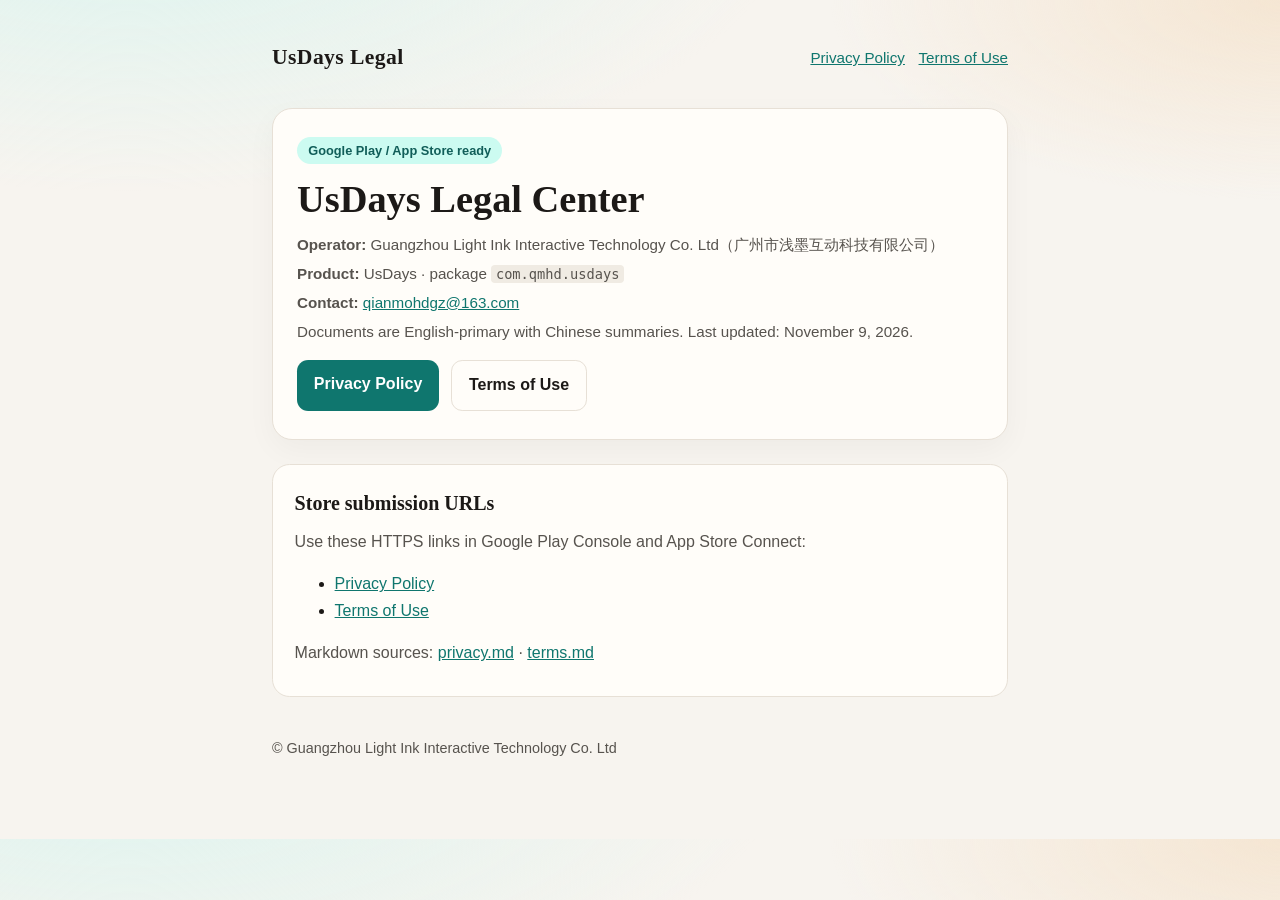
<file: index.html>
<!DOCTYPE html>
<html lang="en">
<head>
<meta charset="utf-8" />
<meta name="viewport" content="width=device-width, initial-scale=1" />
<title>UsDays Legal</title>
<meta name="description" content="Privacy Policy and Terms of Use for UsDays (com.qmhd.usdays)" />
<link rel="stylesheet" href="assets/site.css" />
</head>
<body>
<main class="wrap">
  <div class="topnav">
    <a class="brand" href="index.html">UsDays Legal</a>
    <nav class="navlinks">
      <a href="privacy.html">Privacy Policy</a>
      <a href="terms.html">Terms of Use</a>
    </nav>
  </div>
  <section class="hero">
    <div class="badge">Google Play / App Store ready</div>
    <h1>UsDays Legal Center</h1>
    <p class="meta"><strong>Operator:</strong> Guangzhou Light Ink Interactive Technology Co. Ltd（广州市浅墨互动科技有限公司）</p>
    <p class="meta"><strong>Product:</strong> UsDays · package <code>com.qmhd.usdays</code></p>
    <p class="meta"><strong>Contact:</strong> <a href="mailto:qianmohdgz@163.com">qianmohdgz@163.com</a></p>
    <p class="meta">Documents are English-primary with Chinese summaries. Last updated: November 9, 2026.</p>
    <div class="actions">
      <a class="btn" href="privacy.html">Privacy Policy</a>
      <a class="btn secondary" href="terms.html">Terms of Use</a>
    </div>
  </section>
  <section class="card">
    <h2>Store submission URLs</h2>
    <p>Use these HTTPS links in Google Play Console and App Store Connect:</p>
    <ul>
      <li><a href="privacy.html">Privacy Policy</a></li>
      <li><a href="terms.html">Terms of Use</a></li>
    </ul>
    <p>Markdown sources: <a href="privacy.md">privacy.md</a> · <a href="terms.md">terms.md</a></p>
  </section>
  <p class="footer">© Guangzhou Light Ink Interactive Technology Co. Ltd</p>
</main>
</body>
</html>
</file>
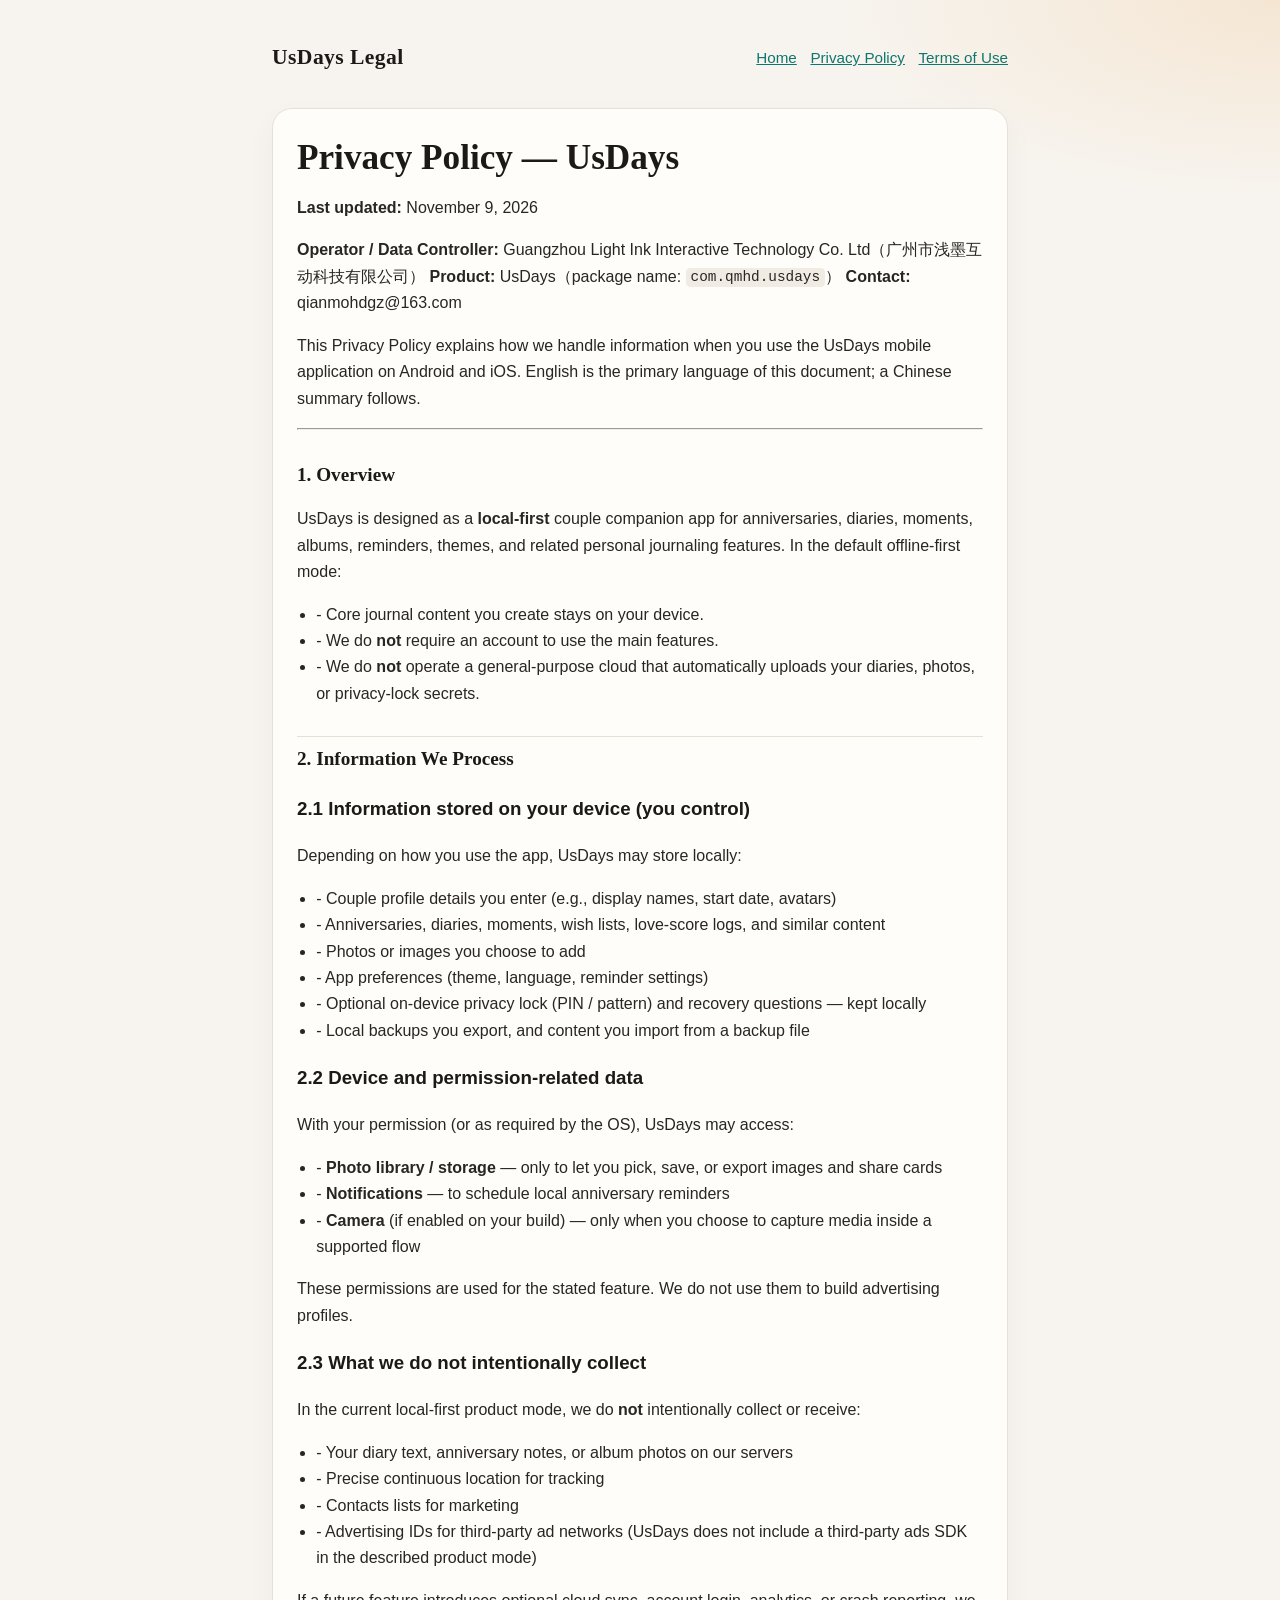
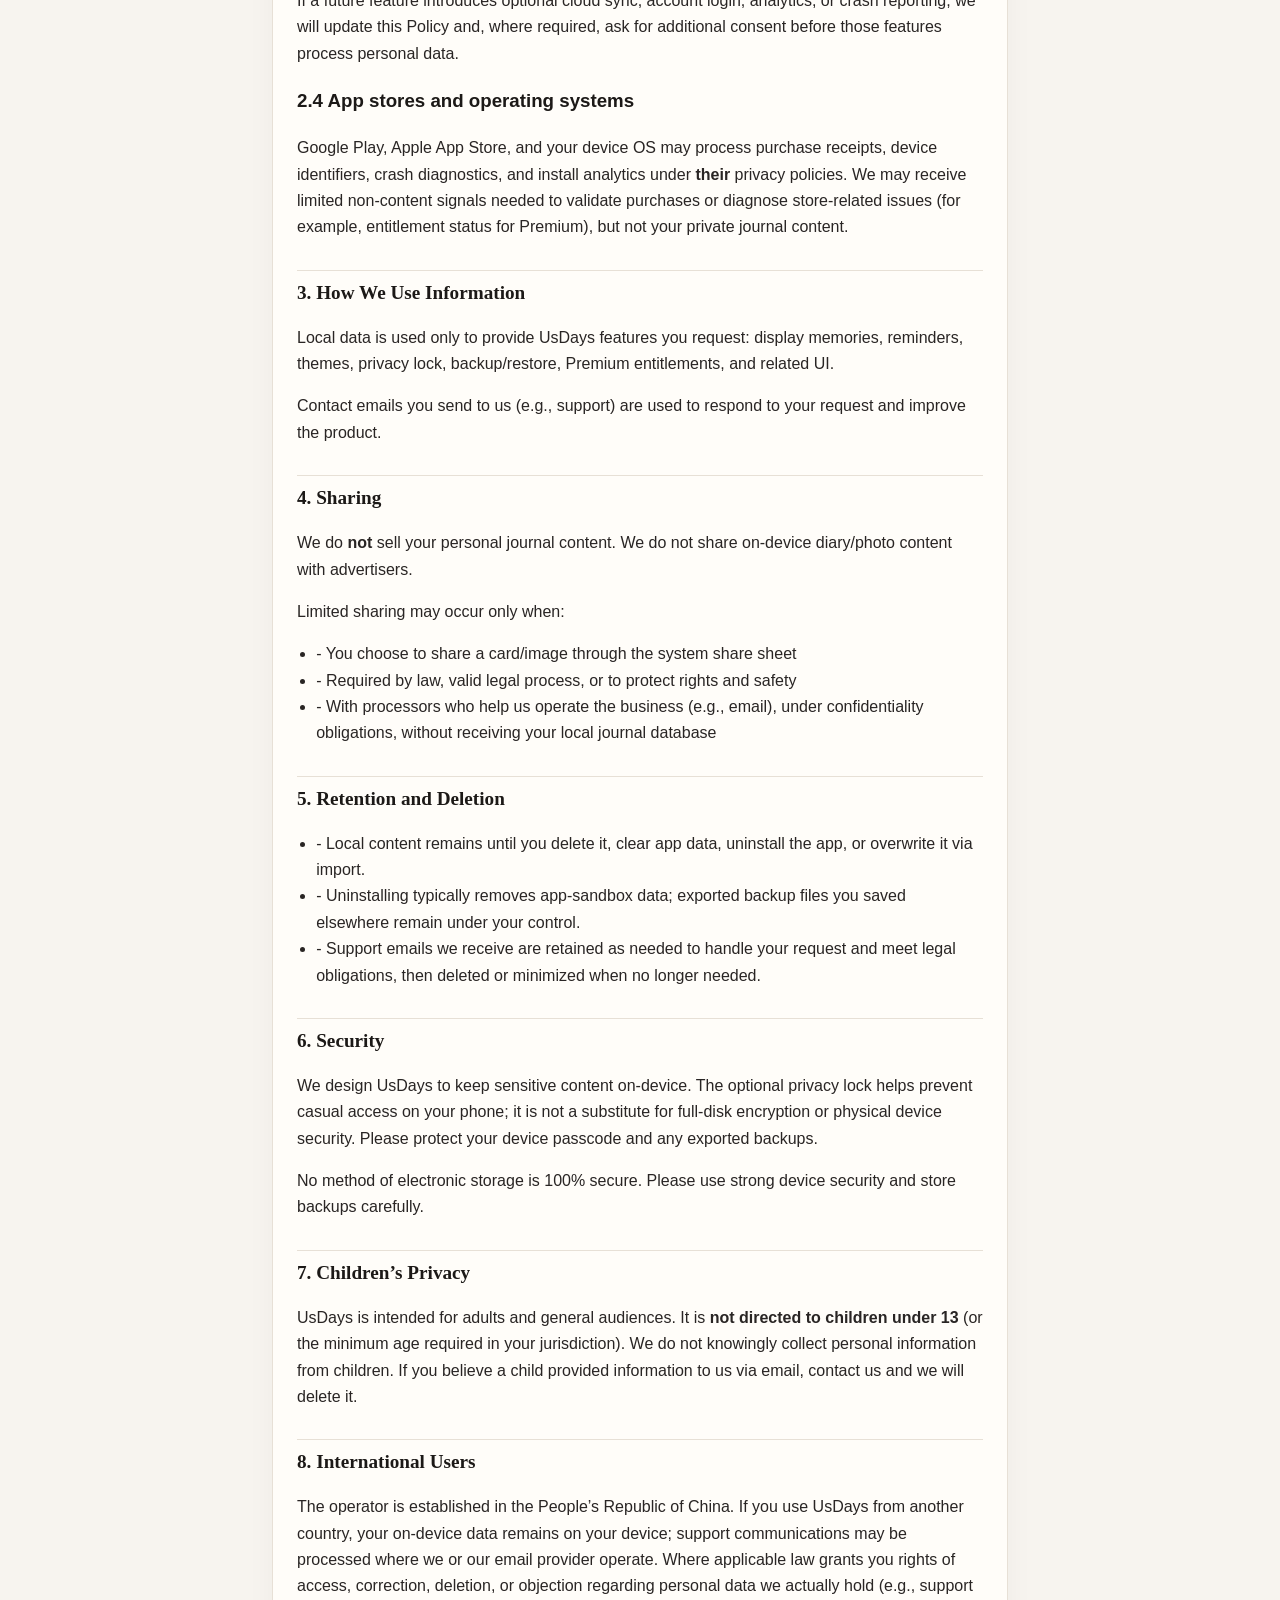
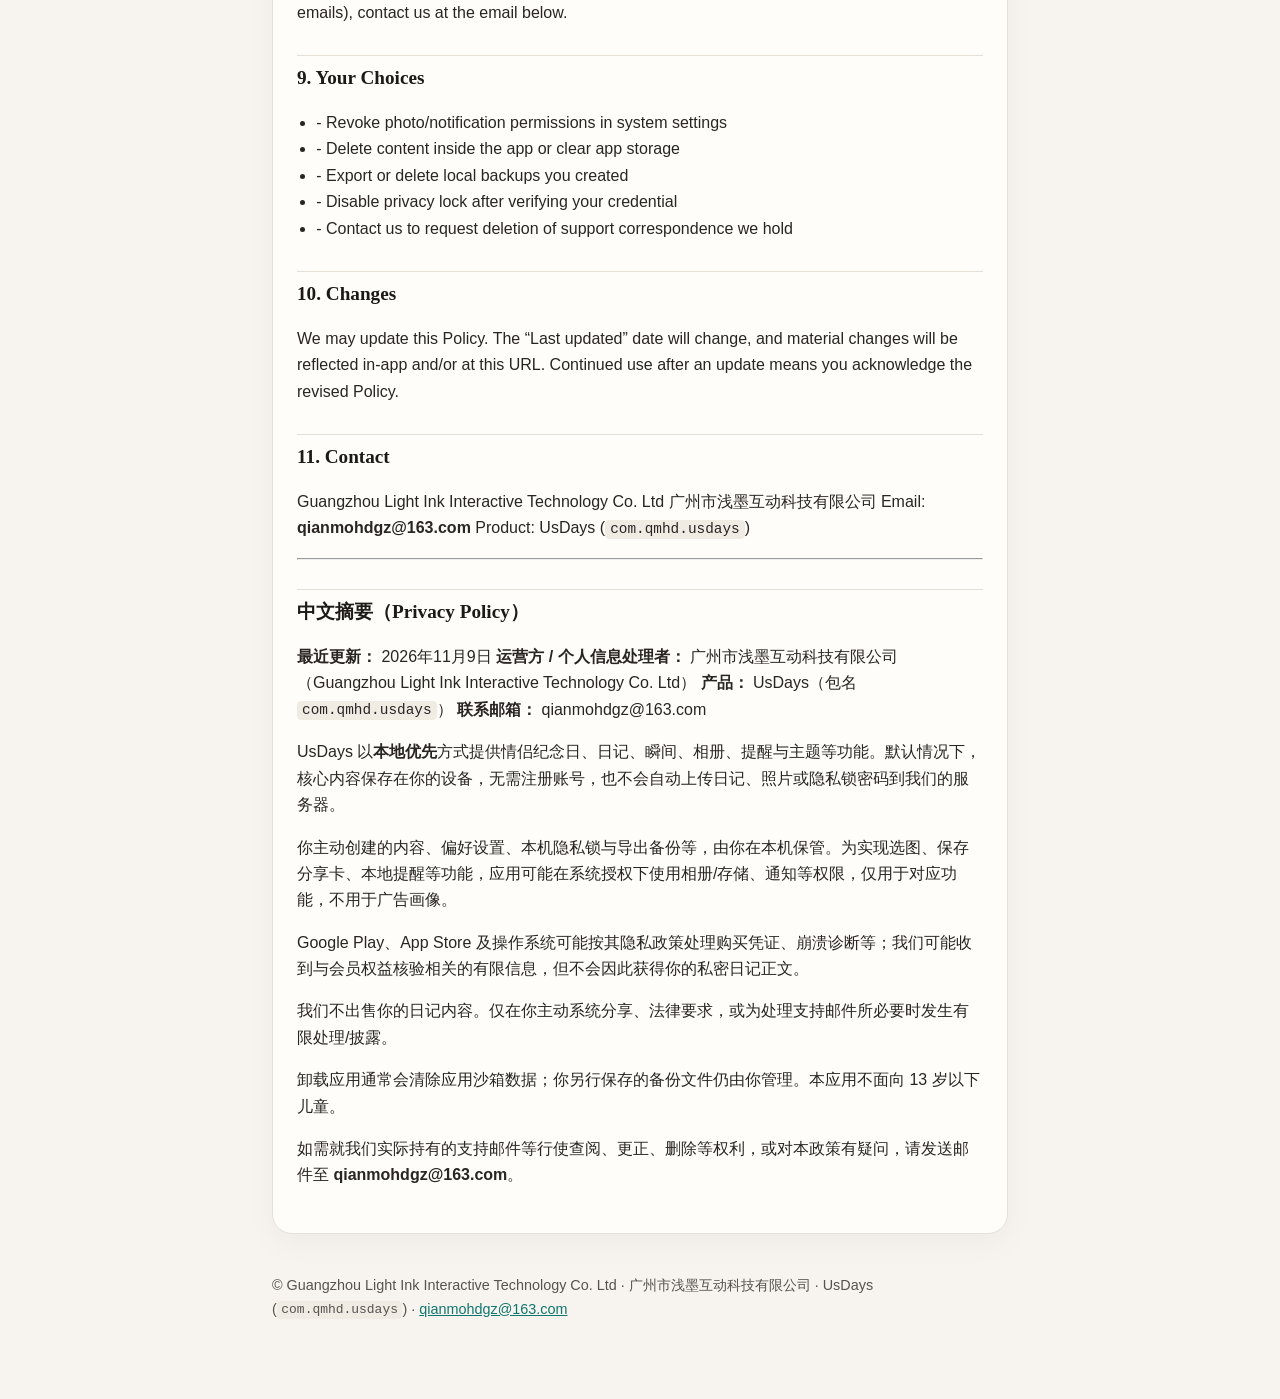
<file: privacy.html>
<!DOCTYPE html>
<html lang="en">
<head>
<meta charset="utf-8" />
<meta name="viewport" content="width=device-width, initial-scale=1" />
<title>Privacy Policy · UsDays</title>
<meta name="description" content="Privacy Policy for UsDays by Guangzhou Light Ink Interactive Technology Co. Ltd" />
<link rel="stylesheet" href="assets/site.css" />
</head>
<body>
<main class="wrap">
  <div class="topnav">
    <a class="brand" href="index.html">UsDays Legal</a>
    <nav class="navlinks">
      <a href="index.html">Home</a>
      <a href="privacy.html" aria-current="page">Privacy Policy</a>
      <a href="terms.html">Terms of Use</a>
    </nav>
  </div>
  <article class="doc hero">
<h1>Privacy Policy — UsDays</h1>
<p><strong>Last updated:</strong> November 9, 2026</p>
<p><strong>Operator / Data Controller:</strong> Guangzhou Light Ink Interactive Technology Co. Ltd（广州市浅墨互动科技有限公司）   <strong>Product:</strong> UsDays（package name: <code>com.qmhd.usdays</code>）   <strong>Contact:</strong> qianmohdgz@163.com</p>
<p>This Privacy Policy explains how we handle information when you use the UsDays mobile application on Android and iOS. English is the primary language of this document; a Chinese summary follows.</p>
<hr />
<h2>1. Overview</h2>
<p>UsDays is designed as a <strong>local-first</strong> couple companion app for anniversaries, diaries, moments, albums, reminders, themes, and related personal journaling features. In the default offline-first mode:</p>
<ul>
<li>- Core journal content you create stays on your device.</li>
<li>- We do <strong>not</strong> require an account to use the main features.</li>
<li>- We do <strong>not</strong> operate a general-purpose cloud that automatically uploads your diaries, photos, or privacy-lock secrets.</li>
</ul>
<h2>2. Information We Process</h2>
<h3>2.1 Information stored on your device (you control)</h3>
<p>Depending on how you use the app, UsDays may store locally:</p>
<ul>
<li>- Couple profile details you enter (e.g., display names, start date, avatars)</li>
<li>- Anniversaries, diaries, moments, wish lists, love-score logs, and similar content</li>
<li>- Photos or images you choose to add</li>
<li>- App preferences (theme, language, reminder settings)</li>
<li>- Optional on-device privacy lock (PIN / pattern) and recovery questions — kept locally</li>
<li>- Local backups you export, and content you import from a backup file</li>
</ul>
<h3>2.2 Device and permission-related data</h3>
<p>With your permission (or as required by the OS), UsDays may access:</p>
<ul>
<li>- <strong>Photo library / storage</strong> — only to let you pick, save, or export images and share cards</li>
<li>- <strong>Notifications</strong> — to schedule local anniversary reminders</li>
<li>- <strong>Camera</strong> (if enabled on your build) — only when you choose to capture media inside a supported flow</li>
</ul>
<p>These permissions are used for the stated feature. We do not use them to build advertising profiles.</p>
<h3>2.3 What we do not intentionally collect</h3>
<p>In the current local-first product mode, we do <strong>not</strong> intentionally collect or receive:</p>
<ul>
<li>- Your diary text, anniversary notes, or album photos on our servers</li>
<li>- Precise continuous location for tracking</li>
<li>- Contacts lists for marketing</li>
<li>- Advertising IDs for third-party ad networks (UsDays does not include a third-party ads SDK in the described product mode)</li>
</ul>
<p>If a future feature introduces optional cloud sync, account login, analytics, or crash reporting, we will update this Policy and, where required, ask for additional consent before those features process personal data.</p>
<h3>2.4 App stores and operating systems</h3>
<p>Google Play, Apple App Store, and your device OS may process purchase receipts, device identifiers, crash diagnostics, and install analytics under <strong>their</strong> privacy policies. We may receive limited non-content signals needed to validate purchases or diagnose store-related issues (for example, entitlement status for Premium), but not your private journal content.</p>
<h2>3. How We Use Information</h2>
<p>Local data is used only to provide UsDays features you request: display memories, reminders, themes, privacy lock, backup/restore, Premium entitlements, and related UI.</p>
<p>Contact emails you send to us (e.g., support) are used to respond to your request and improve the product.</p>
<h2>4. Sharing</h2>
<p>We do <strong>not</strong> sell your personal journal content. We do not share on-device diary/photo content with advertisers.</p>
<p>Limited sharing may occur only when:</p>
<ul>
<li>- You choose to share a card/image through the system share sheet</li>
<li>- Required by law, valid legal process, or to protect rights and safety</li>
<li>- With processors who help us operate the business (e.g., email), under confidentiality obligations, without receiving your local journal database</li>
</ul>
<h2>5. Retention and Deletion</h2>
<ul>
<li>- Local content remains until you delete it, clear app data, uninstall the app, or overwrite it via import.</li>
<li>- Uninstalling typically removes app-sandbox data; exported backup files you saved elsewhere remain under your control.</li>
<li>- Support emails we receive are retained as needed to handle your request and meet legal obligations, then deleted or minimized when no longer needed.</li>
</ul>
<h2>6. Security</h2>
<p>We design UsDays to keep sensitive content on-device. The optional privacy lock helps prevent casual access on your phone; it is not a substitute for full-disk encryption or physical device security. Please protect your device passcode and any exported backups.</p>
<p>No method of electronic storage is 100% secure. Please use strong device security and store backups carefully.</p>
<h2>7. Children’s Privacy</h2>
<p>UsDays is intended for adults and general audiences. It is <strong>not directed to children under 13</strong> (or the minimum age required in your jurisdiction). We do not knowingly collect personal information from children. If you believe a child provided information to us via email, contact us and we will delete it.</p>
<h2>8. International Users</h2>
<p>The operator is established in the People’s Republic of China. If you use UsDays from another country, your on-device data remains on your device; support communications may be processed where we or our email provider operate. Where applicable law grants you rights of access, correction, deletion, or objection regarding personal data we actually hold (e.g., support emails), contact us at the email below.</p>
<h2>9. Your Choices</h2>
<ul>
<li>- Revoke photo/notification permissions in system settings</li>
<li>- Delete content inside the app or clear app storage</li>
<li>- Export or delete local backups you created</li>
<li>- Disable privacy lock after verifying your credential</li>
<li>- Contact us to request deletion of support correspondence we hold</li>
</ul>
<h2>10. Changes</h2>
<p>We may update this Policy. The “Last updated” date will change, and material changes will be reflected in-app and/or at this URL. Continued use after an update means you acknowledge the revised Policy.</p>
<h2>11. Contact</h2>
<p>Guangzhou Light Ink Interactive Technology Co. Ltd   广州市浅墨互动科技有限公司   Email: <strong>qianmohdgz@163.com</strong>   Product: UsDays (<code>com.qmhd.usdays</code>)</p>
<hr />
<h2>中文摘要（Privacy Policy）</h2>
<p><strong>最近更新：</strong> 2026年11月9日   <strong>运营方 / 个人信息处理者：</strong> 广州市浅墨互动科技有限公司（Guangzhou Light Ink Interactive Technology Co. Ltd）   <strong>产品：</strong> UsDays（包名 <code>com.qmhd.usdays</code>）   <strong>联系邮箱：</strong> qianmohdgz@163.com</p>
<p>UsDays 以<strong>本地优先</strong>方式提供情侣纪念日、日记、瞬间、相册、提醒与主题等功能。默认情况下，核心内容保存在你的设备，无需注册账号，也不会自动上传日记、照片或隐私锁密码到我们的服务器。</p>
<p>你主动创建的内容、偏好设置、本机隐私锁与导出备份等，由你在本机保管。为实现选图、保存分享卡、本地提醒等功能，应用可能在系统授权下使用相册/存储、通知等权限，仅用于对应功能，不用于广告画像。</p>
<p>Google Play、App Store 及操作系统可能按其隐私政策处理购买凭证、崩溃诊断等；我们可能收到与会员权益核验相关的有限信息，但不会因此获得你的私密日记正文。</p>
<p>我们不出售你的日记内容。仅在你主动系统分享、法律要求，或为处理支持邮件所必要时发生有限处理/披露。</p>
<p>卸载应用通常会清除应用沙箱数据；你另行保存的备份文件仍由你管理。本应用不面向 13 岁以下儿童。</p>
<p>如需就我们实际持有的支持邮件等行使查阅、更正、删除等权利，或对本政策有疑问，请发送邮件至 <strong>qianmohdgz@163.com</strong>。</p>
  </article>
  <p class="footer">© Guangzhou Light Ink Interactive Technology Co. Ltd · 广州市浅墨互动科技有限公司 · UsDays (<code>com.qmhd.usdays</code>) · <a href="mailto:qianmohdgz@163.com">qianmohdgz@163.com</a></p>
</main>
</body>
</html>
</file>
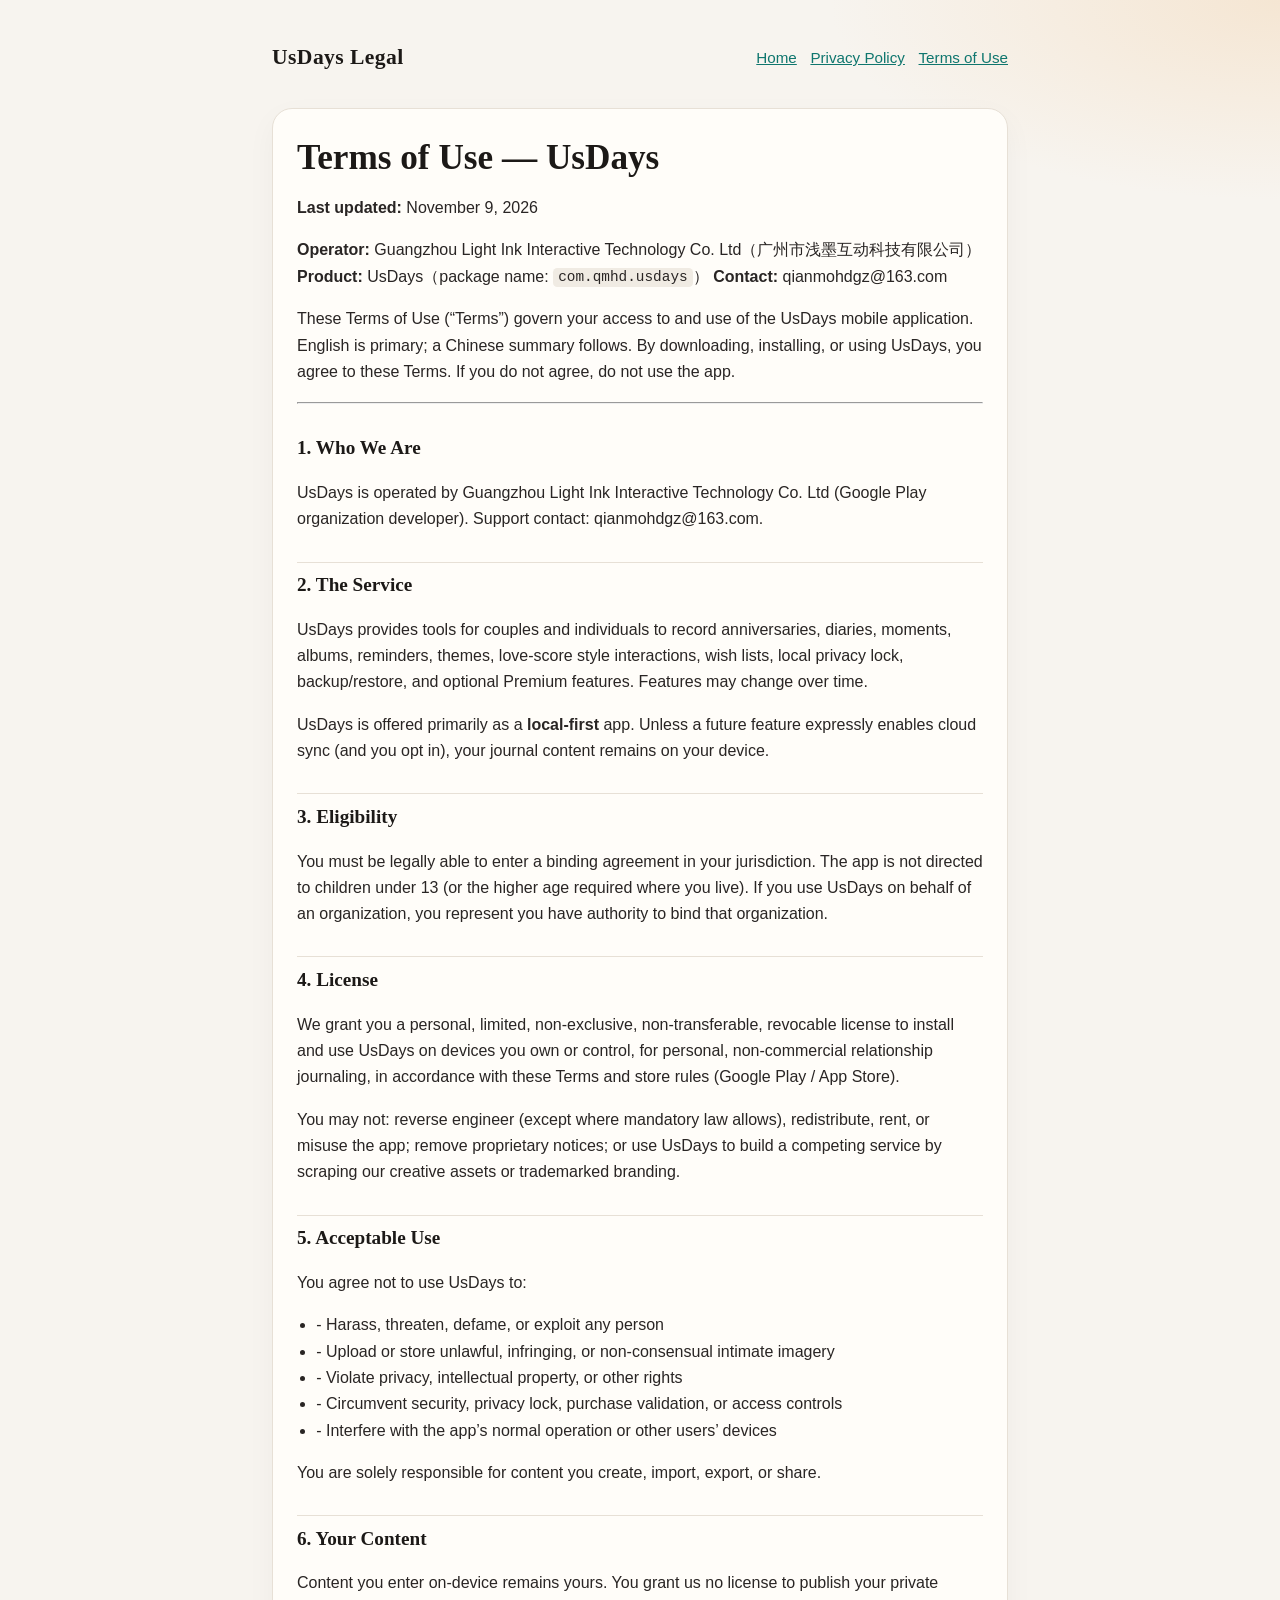
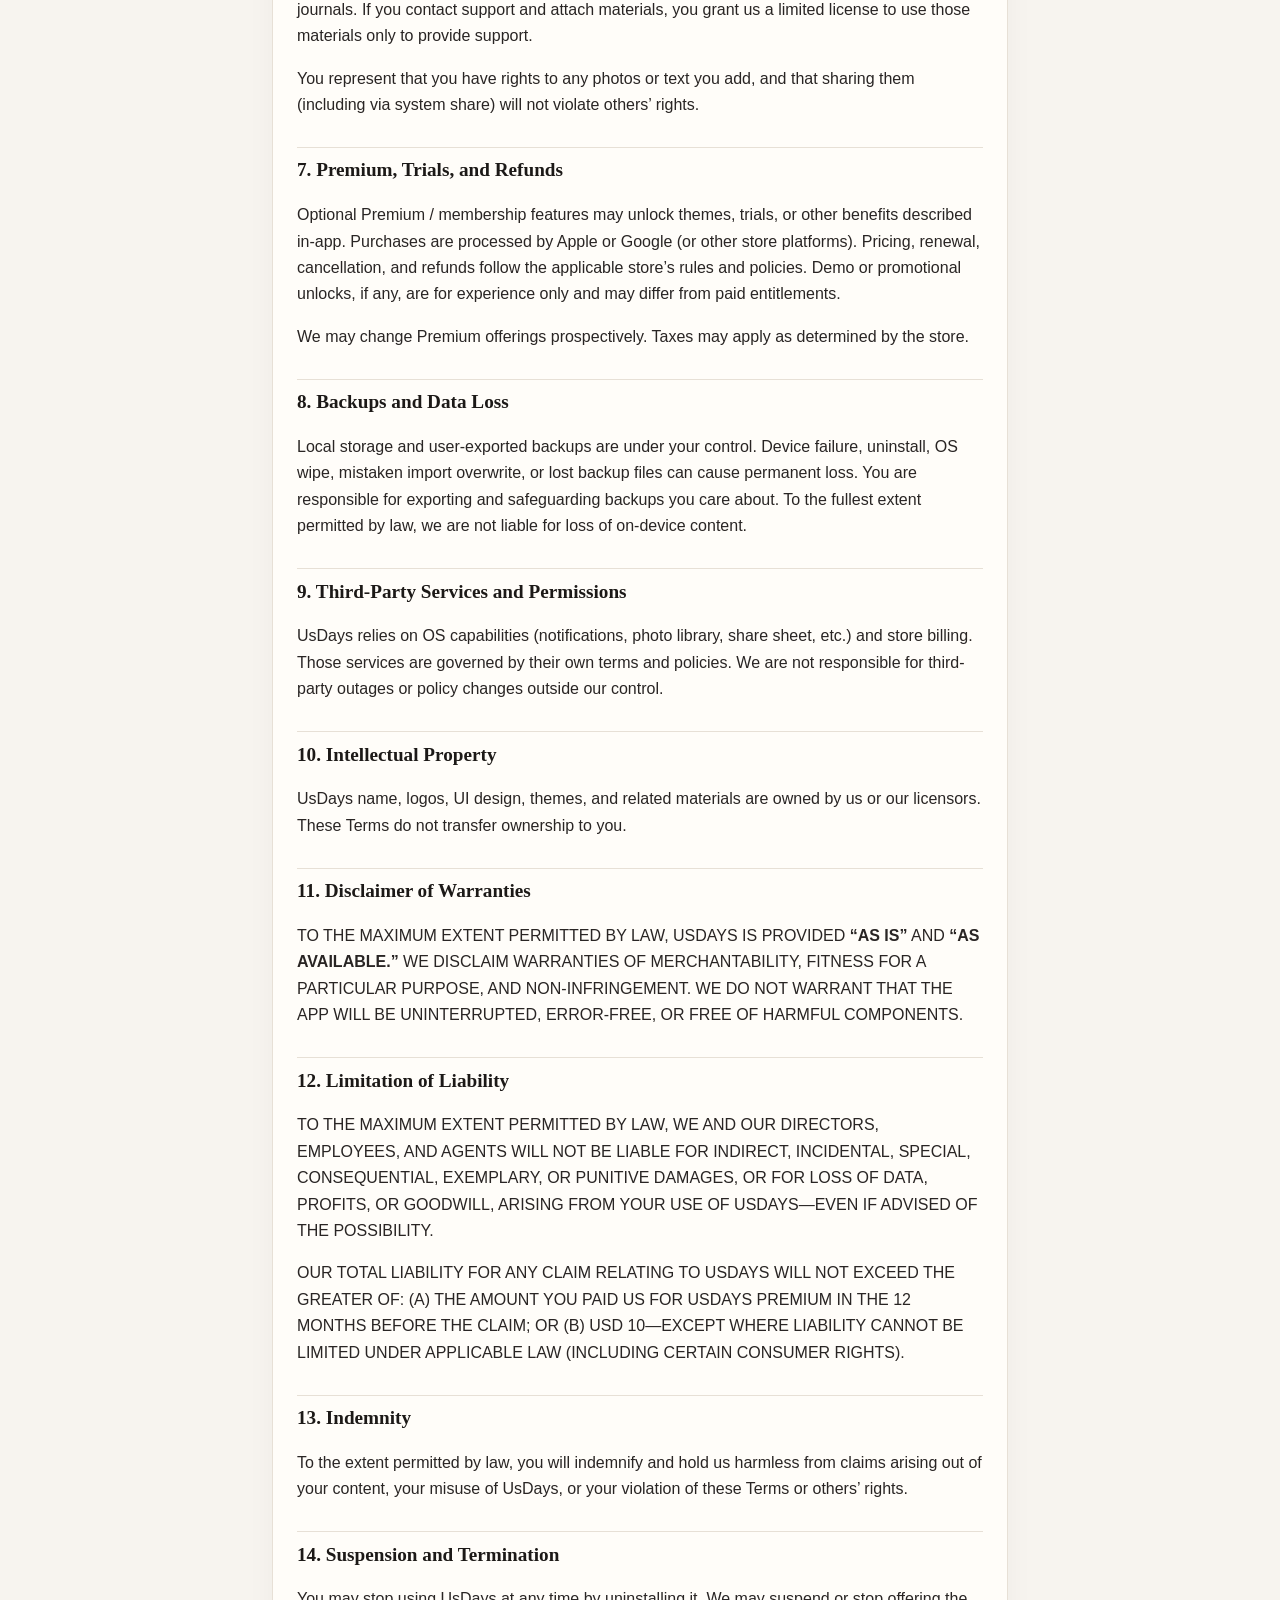
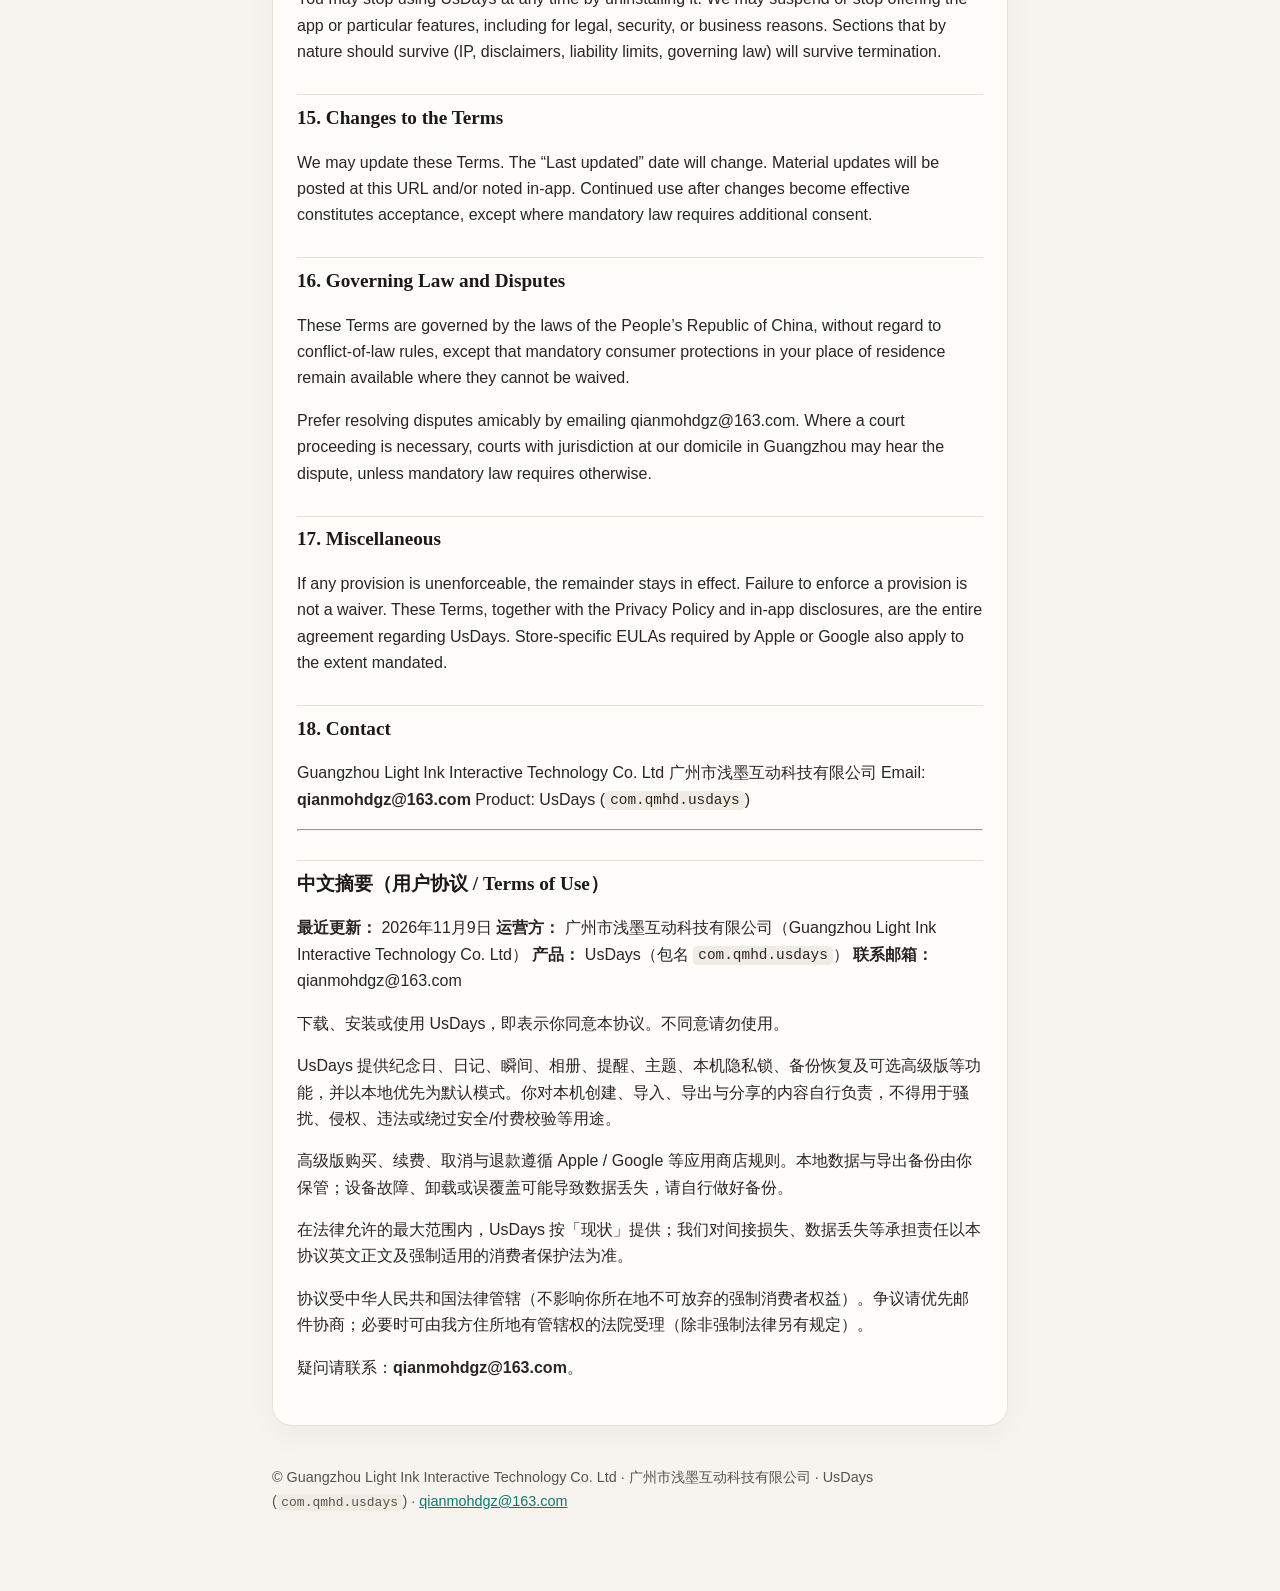
<file: terms.html>
<!DOCTYPE html>
<html lang="en">
<head>
<meta charset="utf-8" />
<meta name="viewport" content="width=device-width, initial-scale=1" />
<title>Terms of Use · UsDays</title>
<meta name="description" content="Terms of Use for UsDays by Guangzhou Light Ink Interactive Technology Co. Ltd" />
<link rel="stylesheet" href="assets/site.css" />
</head>
<body>
<main class="wrap">
  <div class="topnav">
    <a class="brand" href="index.html">UsDays Legal</a>
    <nav class="navlinks">
      <a href="index.html">Home</a>
      <a href="privacy.html">Privacy Policy</a>
      <a href="terms.html" aria-current="page">Terms of Use</a>
    </nav>
  </div>
  <article class="doc hero">
<h1>Terms of Use — UsDays</h1>
<p><strong>Last updated:</strong> November 9, 2026</p>
<p><strong>Operator:</strong> Guangzhou Light Ink Interactive Technology Co. Ltd（广州市浅墨互动科技有限公司）   <strong>Product:</strong> UsDays（package name: <code>com.qmhd.usdays</code>）   <strong>Contact:</strong> qianmohdgz@163.com</p>
<p>These Terms of Use (“Terms”) govern your access to and use of the UsDays mobile application. English is primary; a Chinese summary follows. By downloading, installing, or using UsDays, you agree to these Terms. If you do not agree, do not use the app.</p>
<hr />
<h2>1. Who We Are</h2>
<p>UsDays is operated by Guangzhou Light Ink Interactive Technology Co. Ltd (Google Play organization developer). Support contact: qianmohdgz@163.com.</p>
<h2>2. The Service</h2>
<p>UsDays provides tools for couples and individuals to record anniversaries, diaries, moments, albums, reminders, themes, love-score style interactions, wish lists, local privacy lock, backup/restore, and optional Premium features. Features may change over time.</p>
<p>UsDays is offered primarily as a <strong>local-first</strong> app. Unless a future feature expressly enables cloud sync (and you opt in), your journal content remains on your device.</p>
<h2>3. Eligibility</h2>
<p>You must be legally able to enter a binding agreement in your jurisdiction. The app is not directed to children under 13 (or the higher age required where you live). If you use UsDays on behalf of an organization, you represent you have authority to bind that organization.</p>
<h2>4. License</h2>
<p>We grant you a personal, limited, non-exclusive, non-transferable, revocable license to install and use UsDays on devices you own or control, for personal, non-commercial relationship journaling, in accordance with these Terms and store rules (Google Play / App Store).</p>
<p>You may not: reverse engineer (except where mandatory law allows), redistribute, rent, or misuse the app; remove proprietary notices; or use UsDays to build a competing service by scraping our creative assets or trademarked branding.</p>
<h2>5. Acceptable Use</h2>
<p>You agree not to use UsDays to:</p>
<ul>
<li>- Harass, threaten, defame, or exploit any person</li>
<li>- Upload or store unlawful, infringing, or non-consensual intimate imagery</li>
<li>- Violate privacy, intellectual property, or other rights</li>
<li>- Circumvent security, privacy lock, purchase validation, or access controls</li>
<li>- Interfere with the app’s normal operation or other users’ devices</li>
</ul>
<p>You are solely responsible for content you create, import, export, or share.</p>
<h2>6. Your Content</h2>
<p>Content you enter on-device remains yours. You grant us no license to publish your private journals. If you contact support and attach materials, you grant us a limited license to use those materials only to provide support.</p>
<p>You represent that you have rights to any photos or text you add, and that sharing them (including via system share) will not violate others’ rights.</p>
<h2>7. Premium, Trials, and Refunds</h2>
<p>Optional Premium / membership features may unlock themes, trials, or other benefits described in-app. Purchases are processed by Apple or Google (or other store platforms). Pricing, renewal, cancellation, and refunds follow the applicable store’s rules and policies. Demo or promotional unlocks, if any, are for experience only and may differ from paid entitlements.</p>
<p>We may change Premium offerings prospectively. Taxes may apply as determined by the store.</p>
<h2>8. Backups and Data Loss</h2>
<p>Local storage and user-exported backups are under your control. Device failure, uninstall, OS wipe, mistaken import overwrite, or lost backup files can cause permanent loss. You are responsible for exporting and safeguarding backups you care about. To the fullest extent permitted by law, we are not liable for loss of on-device content.</p>
<h2>9. Third-Party Services and Permissions</h2>
<p>UsDays relies on OS capabilities (notifications, photo library, share sheet, etc.) and store billing. Those services are governed by their own terms and policies. We are not responsible for third-party outages or policy changes outside our control.</p>
<h2>10. Intellectual Property</h2>
<p>UsDays name, logos, UI design, themes, and related materials are owned by us or our licensors. These Terms do not transfer ownership to you.</p>
<h2>11. Disclaimer of Warranties</h2>
<p>TO THE MAXIMUM EXTENT PERMITTED BY LAW, USDAYS IS PROVIDED <strong>“AS IS”</strong> AND <strong>“AS AVAILABLE.”</strong> WE DISCLAIM WARRANTIES OF MERCHANTABILITY, FITNESS FOR A PARTICULAR PURPOSE, AND NON-INFRINGEMENT. WE DO NOT WARRANT THAT THE APP WILL BE UNINTERRUPTED, ERROR-FREE, OR FREE OF HARMFUL COMPONENTS.</p>
<h2>12. Limitation of Liability</h2>
<p>TO THE MAXIMUM EXTENT PERMITTED BY LAW, WE AND OUR DIRECTORS, EMPLOYEES, AND AGENTS WILL NOT BE LIABLE FOR INDIRECT, INCIDENTAL, SPECIAL, CONSEQUENTIAL, EXEMPLARY, OR PUNITIVE DAMAGES, OR FOR LOSS OF DATA, PROFITS, OR GOODWILL, ARISING FROM YOUR USE OF USDAYS—EVEN IF ADVISED OF THE POSSIBILITY.</p>
<p>OUR TOTAL LIABILITY FOR ANY CLAIM RELATING TO USDAYS WILL NOT EXCEED THE GREATER OF: (A) THE AMOUNT YOU PAID US FOR USDAYS PREMIUM IN THE 12 MONTHS BEFORE THE CLAIM; OR (B) USD 10—EXCEPT WHERE LIABILITY CANNOT BE LIMITED UNDER APPLICABLE LAW (INCLUDING CERTAIN CONSUMER RIGHTS).</p>
<h2>13. Indemnity</h2>
<p>To the extent permitted by law, you will indemnify and hold us harmless from claims arising out of your content, your misuse of UsDays, or your violation of these Terms or others’ rights.</p>
<h2>14. Suspension and Termination</h2>
<p>You may stop using UsDays at any time by uninstalling it. We may suspend or stop offering the app or particular features, including for legal, security, or business reasons. Sections that by nature should survive (IP, disclaimers, liability limits, governing law) will survive termination.</p>
<h2>15. Changes to the Terms</h2>
<p>We may update these Terms. The “Last updated” date will change. Material updates will be posted at this URL and/or noted in-app. Continued use after changes become effective constitutes acceptance, except where mandatory law requires additional consent.</p>
<h2>16. Governing Law and Disputes</h2>
<p>These Terms are governed by the laws of the People’s Republic of China, without regard to conflict-of-law rules, except that mandatory consumer protections in your place of residence remain available where they cannot be waived.</p>
<p>Prefer resolving disputes amicably by emailing qianmohdgz@163.com. Where a court proceeding is necessary, courts with jurisdiction at our domicile in Guangzhou may hear the dispute, unless mandatory law requires otherwise.</p>
<h2>17. Miscellaneous</h2>
<p>If any provision is unenforceable, the remainder stays in effect. Failure to enforce a provision is not a waiver. These Terms, together with the Privacy Policy and in-app disclosures, are the entire agreement regarding UsDays. Store-specific EULAs required by Apple or Google also apply to the extent mandated.</p>
<h2>18. Contact</h2>
<p>Guangzhou Light Ink Interactive Technology Co. Ltd   广州市浅墨互动科技有限公司   Email: <strong>qianmohdgz@163.com</strong>   Product: UsDays (<code>com.qmhd.usdays</code>)</p>
<hr />
<h2>中文摘要（用户协议 / Terms of Use）</h2>
<p><strong>最近更新：</strong> 2026年11月9日   <strong>运营方：</strong> 广州市浅墨互动科技有限公司（Guangzhou Light Ink Interactive Technology Co. Ltd）   <strong>产品：</strong> UsDays（包名 <code>com.qmhd.usdays</code>）   <strong>联系邮箱：</strong> qianmohdgz@163.com</p>
<p>下载、安装或使用 UsDays，即表示你同意本协议。不同意请勿使用。</p>
<p>UsDays 提供纪念日、日记、瞬间、相册、提醒、主题、本机隐私锁、备份恢复及可选高级版等功能，并以本地优先为默认模式。你对本机创建、导入、导出与分享的内容自行负责，不得用于骚扰、侵权、违法或绕过安全/付费校验等用途。</p>
<p>高级版购买、续费、取消与退款遵循 Apple / Google 等应用商店规则。本地数据与导出备份由你保管；设备故障、卸载或误覆盖可能导致数据丢失，请自行做好备份。</p>
<p>在法律允许的最大范围内，UsDays 按「现状」提供；我们对间接损失、数据丢失等承担责任以本协议英文正文及强制适用的消费者保护法为准。</p>
<p>协议受中华人民共和国法律管辖（不影响你所在地不可放弃的强制消费者权益）。争议请优先邮件协商；必要时可由我方住所地有管辖权的法院受理（除非强制法律另有规定）。</p>
<p>疑问请联系：<strong>qianmohdgz@163.com</strong>。</p>
  </article>
  <p class="footer">© Guangzhou Light Ink Interactive Technology Co. Ltd · 广州市浅墨互动科技有限公司 · UsDays (<code>com.qmhd.usdays</code>) · <a href="mailto:qianmohdgz@163.com">qianmohdgz@163.com</a></p>
</main>
</body>
</html>
</file>
<file: assets/site.css>
:root {
	--bg: #f7f4ef;
	--ink: #1c1917;
	--muted: #57534e;
	--card: #fffdf9;
	--line: #e7e0d6;
	--accent: #0f766e;
	--accent-soft: #ccfbf1;
	--max: 46rem;
	--serif: "Iowan Old Style", "Palatino Linotype", Palatino, "Book Antiqua", Georgia, serif;
	--sans: "Segoe UI", "PingFang SC", "Hiragino Sans GB", "Microsoft YaHei", sans-serif;
}
* { box-sizing: border-box; }
html { scroll-behavior: smooth; }
body {
	margin: 0;
	color: var(--ink);
	background:
		radial-gradient(1200px 500px at 10% -10%, #ddf4ef 0%, transparent 55%),
		radial-gradient(900px 400px at 100% 0%, #f5e6d3 0%, transparent 50%),
		var(--bg);
	font-family: var(--sans);
	line-height: 1.65;
}
a { color: var(--accent); }
a:hover { text-decoration-thickness: 2px; }
.wrap {
	width: min(100% - 2rem, var(--max));
	margin: 0 auto;
	padding: 2.5rem 0 4rem;
}
.topnav {
	display: flex;
	flex-wrap: wrap;
	gap: 0.75rem 1.25rem;
	align-items: center;
	justify-content: space-between;
	margin-bottom: 2rem;
}
.brand {
	font-family: var(--serif);
	font-size: 1.35rem;
	font-weight: 700;
	letter-spacing: 0.02em;
	text-decoration: none;
	color: var(--ink);
}
.navlinks { display: flex; flex-wrap: wrap; gap: 0.85rem; font-size: 0.95rem; }
.hero {
	background: var(--card);
	border: 1px solid var(--line);
	border-radius: 1.25rem;
	padding: 1.75rem 1.5rem;
	margin-bottom: 1.5rem;
	box-shadow: 0 10px 30px rgba(28, 25, 23, 0.04);
}
.hero h1 {
	font-family: var(--serif);
	font-size: clamp(1.8rem, 4vw, 2.4rem);
	line-height: 1.2;
	margin: 0 0 0.6rem;
}
.meta { color: var(--muted); font-size: 0.95rem; margin: 0.25rem 0; }
.badge {
	display: inline-block;
	background: var(--accent-soft);
	color: #115e59;
	border-radius: 999px;
	padding: 0.2rem 0.7rem;
	font-size: 0.8rem;
	font-weight: 600;
	margin-bottom: 0.75rem;
}
.card {
	background: var(--card);
	border: 1px solid var(--line);
	border-radius: 1.1rem;
	padding: 1.4rem 1.35rem;
	margin: 1rem 0;
}
.card h2 {
	font-family: var(--serif);
	font-size: 1.25rem;
	margin: 0 0 0.55rem;
}
.card p { margin: 0.45rem 0; color: var(--muted); }
.actions { display: flex; flex-wrap: wrap; gap: 0.75rem; margin-top: 1rem; }
.btn {
	display: inline-block;
	text-decoration: none;
	background: var(--accent);
	color: #fff !important;
	padding: 0.7rem 1.05rem;
	border-radius: 0.7rem;
	font-weight: 600;
}
.btn.secondary {
	background: transparent;
	color: var(--ink) !important;
	border: 1px solid var(--line);
}
.doc h1 {
	font-family: var(--serif);
	font-size: clamp(1.7rem, 3.5vw, 2.2rem);
	margin: 0 0 0.5rem;
}
.doc h2 {
	font-family: var(--serif);
	font-size: 1.2rem;
	margin: 1.8rem 0 0.55rem;
	padding-top: 0.4rem;
	border-top: 1px solid var(--line);
}
.doc h2:first-of-type { border-top: 0; padding-top: 0; }
.doc p, .doc li { color: #292524; }
.doc ul { padding-left: 1.2rem; }
.doc .zh {
	margin-top: 2.5rem;
	padding-top: 1.5rem;
	border-top: 2px solid var(--line);
}
.footer {
	margin-top: 2.5rem;
	color: var(--muted);
	font-size: 0.9rem;
}
.lang-switch { font-size: 0.9rem; }
code {
	font-family: ui-monospace, SFMono-Regular, Consolas, monospace;
	font-size: 0.9em;
	background: #f0ebe3;
	padding: 0.1em 0.35em;
	border-radius: 0.3em;
}
</file>
